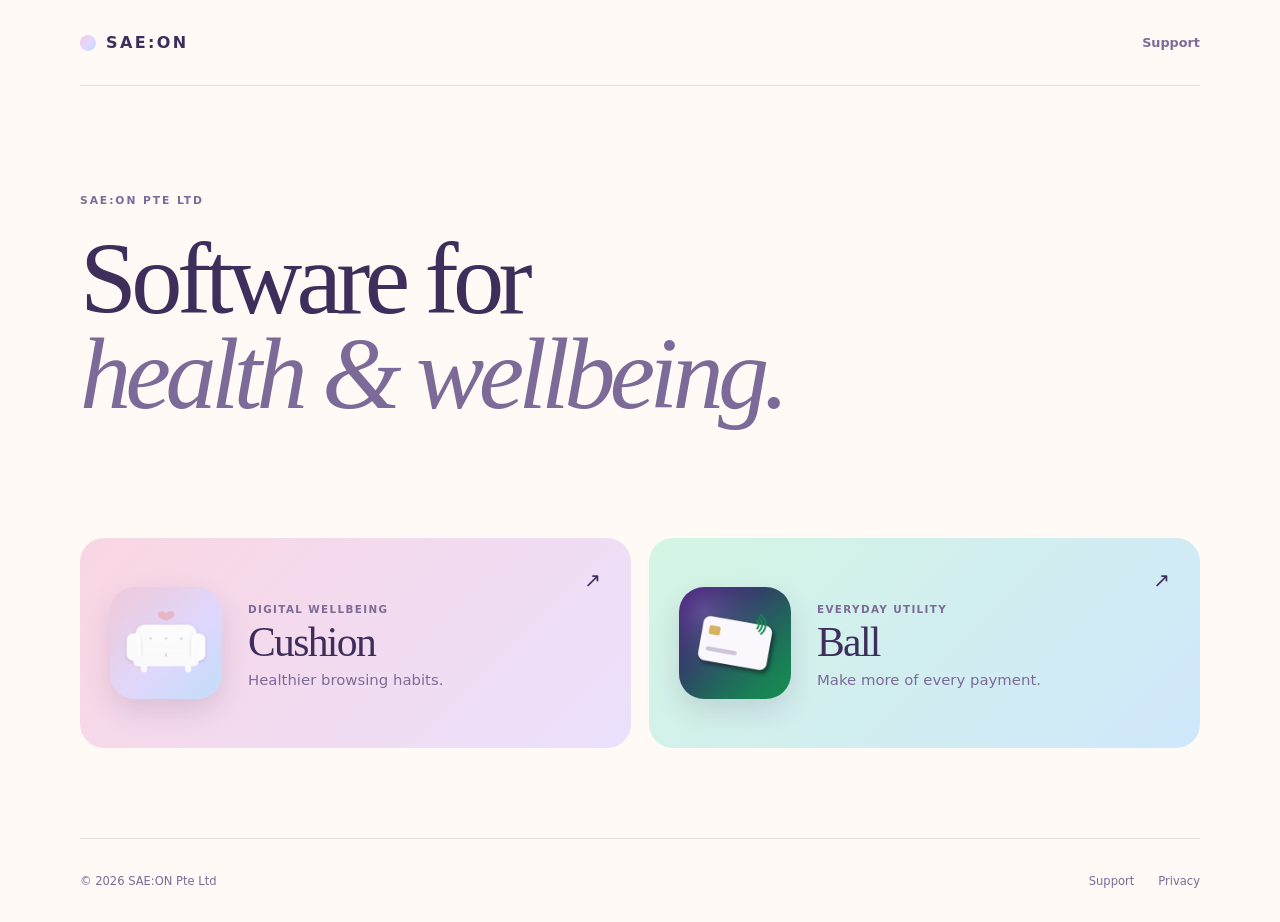
<file: index.html>
<!doctype html>
<html lang="en">
<head>
  <meta charset="utf-8">
  <meta name="viewport" content="width=device-width, initial-scale=1">
  <meta name="description" content="SAE:ON Pte Ltd is a software development company focused on health and wellbeing.">
  <meta name="theme-color" content="#fffaf5">
  <title>SAE:ON</title>
  <link rel="icon" href="assets/mark.svg" type="image/svg+xml">
  <link rel="stylesheet" href="assets/styles.css">
</head>
<body class="holding-page">
  <a class="skip-link" href="#main">Skip to content</a>
  <header class="site-header">
    <a class="wordmark" href="index.html" aria-label="SAE:ON home"><span class="wordmark-dot"></span>SAE:ON</a>
    <a class="header-link" href="support.html">Support</a>
  </header>
  <main id="main" class="holding-main shell">
    <section class="holding-intro">
      <p class="eyebrow">SAE:ON PTE LTD</p>
      <h1>Software for<br><em>health &amp; wellbeing.</em></h1>
    </section>
    <section class="holding-apps" aria-label="Our apps">
      <a class="minimal-app cushion" href="apps/cushion.html">
        <img src="assets/cushion-icon.png" alt="" width="112" height="112">
        <div><span>Digital wellbeing</span><h2>Cushion</h2><p>Healthier browsing habits.</p></div>
        <span class="app-arrow" aria-hidden="true">↗</span>
      </a>
      <a class="minimal-app ball" href="apps/ball.html">
        <img src="assets/ball-icon.png" alt="" width="112" height="112">
        <div><span>Everyday utility</span><h2>Ball</h2><p>Make more of every payment.</p></div>
        <span class="app-arrow" aria-hidden="true">↗</span>
      </a>
    </section>
  </main>
  <footer class="holding-footer shell">
    <p>© <span data-year></span> SAE:ON Pte Ltd</p>
    <nav aria-label="Footer"><a href="support.html">Support</a><a href="privacy.html">Privacy</a></nav>
  </footer>
  <script src="assets/site.js"></script>
</body>
</html>
</file>
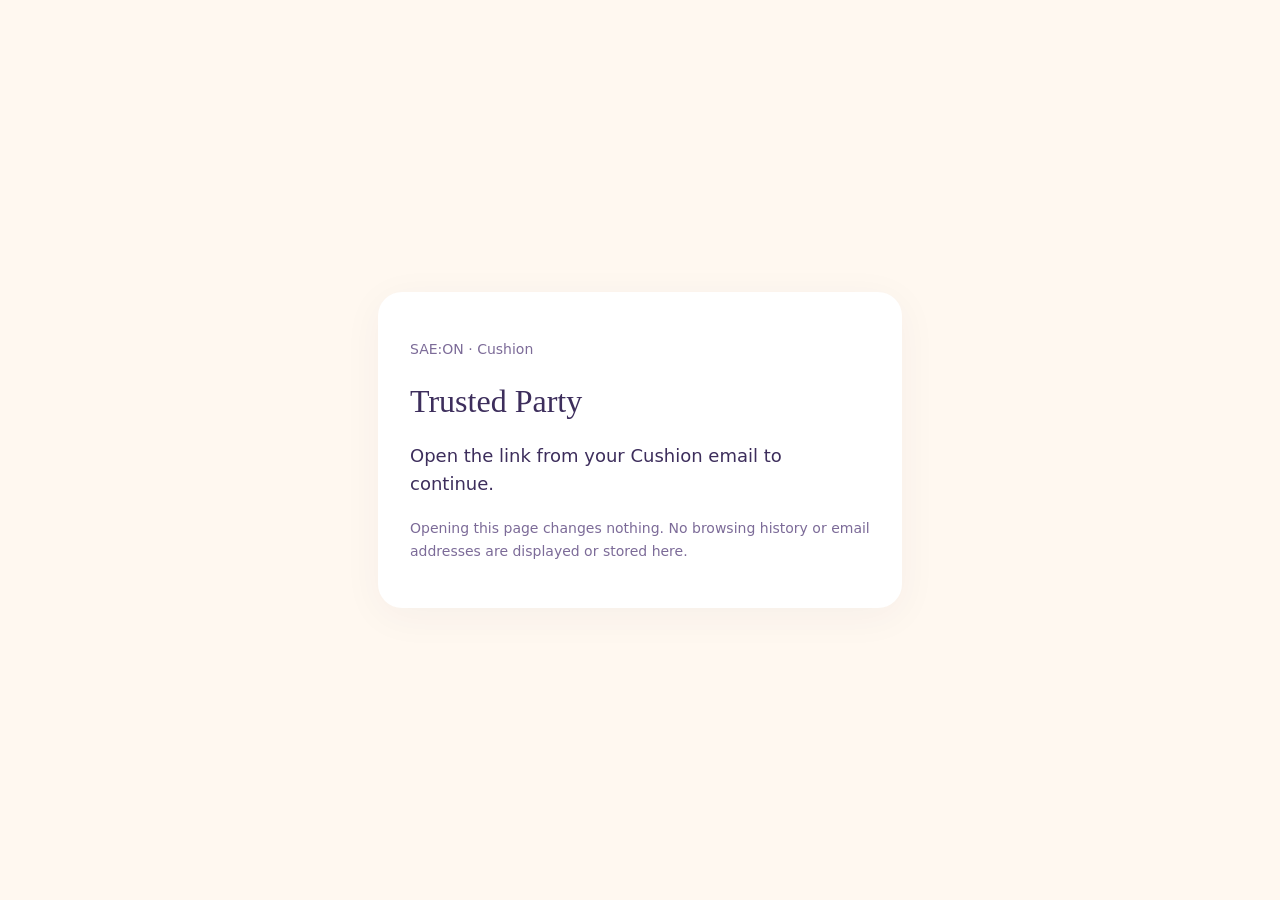
<file: consent/index.html>
<!doctype html>
<html lang="en">
<head>
  <meta charset="utf-8">
  <meta name="viewport" content="width=device-width,initial-scale=1">
  <meta name="referrer" content="no-referrer">
  <meta http-equiv="Content-Security-Policy" content="default-src 'none'; script-src 'unsafe-inline'; style-src 'unsafe-inline'; connect-src https://hnorhxknuagtshmsbjdx.supabase.co; base-uri 'none'; form-action 'none'">
  <title>Cushion · Trusted Party</title>
  <style>
    body{margin:0;background:#fff8f0;color:#3d2e5c;font:18px/1.6 system-ui,sans-serif;display:grid;place-items:center;min-height:100svh}
    main{background:white;margin:24px;padding:32px;border-radius:24px;max-width:460px;box-shadow:0 8px 40px #3d2e5c0c}
    h1{font:500 32px/1.2 Georgia,serif}button{font:inherit;font-weight:700;border:0;border-radius:24px;padding:12px 24px;background:#f8c8dc;color:#3d2e5c;cursor:pointer}
    button:focus-visible{outline:3px solid #3d2e5c;outline-offset:4px}button:disabled{opacity:.6;cursor:wait}.quiet{font-size:14px;color:#7c6b98}
  </style>
</head>
<body><main>
  <p class="quiet">SAE:ON · Cushion</p><h1 id="title">Trusted Party</h1>
  <p id="description">Open the link from your Cushion email to continue.</p>
  <button id="submit" hidden></button>
  <p id="status" role="status" aria-live="polite"></p>
  <p class="quiet">Opening this page changes nothing. No browsing history or email addresses are displayed or stored here.</p>
  <noscript>Please enable JavaScript to use the confirmation button.</noscript>
</main>
<script>
const params=new URLSearchParams(location.hash.slice(1));
const action=params.has('confirm')?'confirm':'unsubscribe';
const token=params.get(action);
history.replaceState(null,'',location.pathname);
const button=document.getElementById('submit'),status=document.getElementById('status');
if(token&&/^[0-9a-f-]{36}$/i.test(token)){
 document.getElementById('title').textContent=action==='confirm'?'Be their Trusted Party?':'Stop Cushion emails?';
 document.getElementById('description').textContent=action==='confirm'?'Confirm that you agree to receive browsing reports and accountability alerts from the person who invited you. Reports can be delayed until their phone is active.':'This stops reports and alerts for this relationship. The person who invited you will see that you opted out when Cushion next refreshes.';
 button.textContent=action==='confirm'?'Confirm':'Stop emails';button.hidden=false;
 button.addEventListener('click',async()=>{
  button.disabled=true;status.textContent='Saving your choice…';
  try{
   const response=await fetch('https://hnorhxknuagtshmsbjdx.supabase.co/functions/v1/send-spotcheck',{method:'POST',headers:{'Content-Type':'application/json'},body:JSON.stringify({consentAction:action,actionToken:token})});
   if(!response.ok)throw new Error('Your choice could not be saved. Please try again.');
   status.textContent=await response.text();button.hidden=true;
  }catch(error){status.textContent=error.message;button.disabled=false;}
 });
}
</script></body></html>
</file>
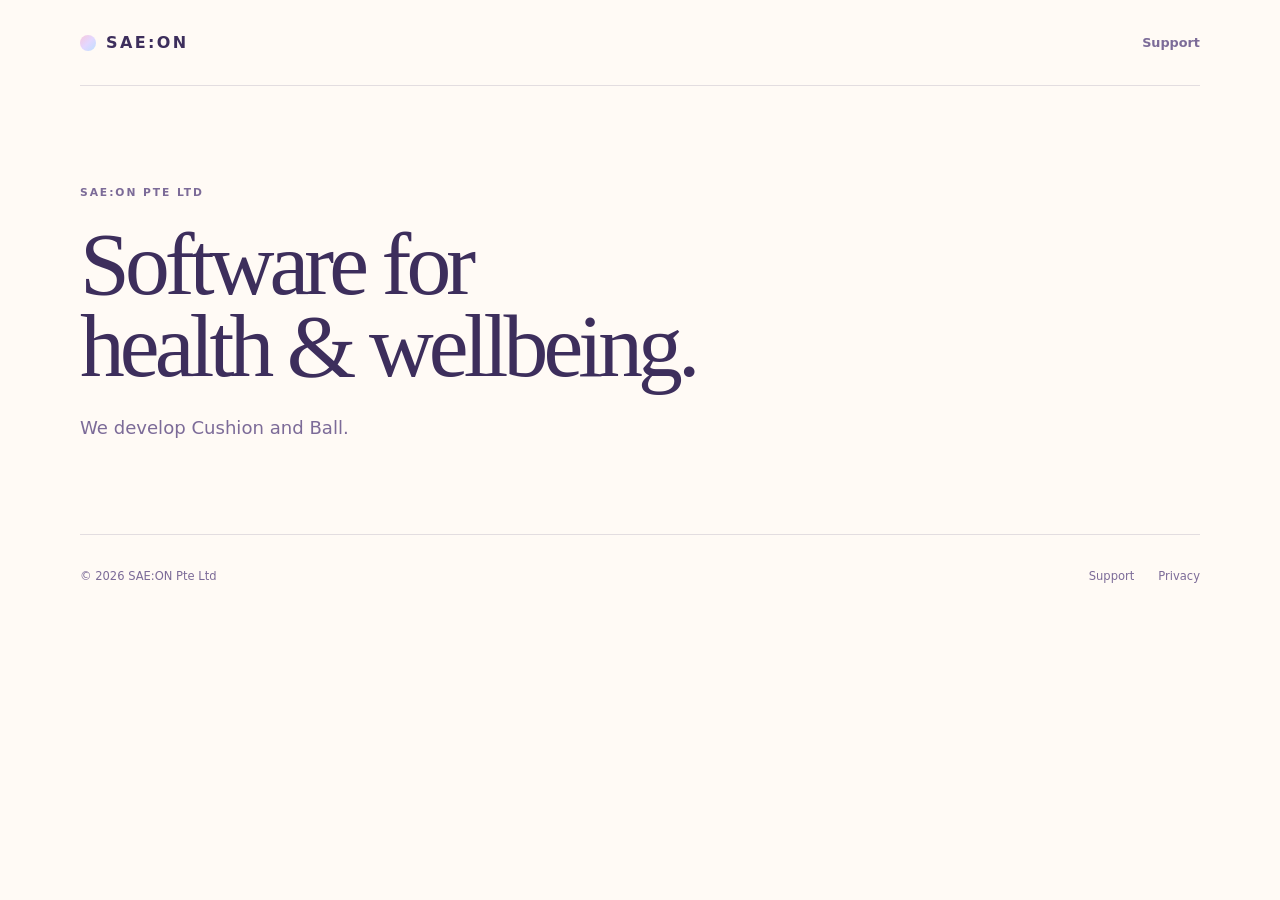
<file: about.html>
<!doctype html><html lang="en"><head><meta charset="utf-8"><meta name="viewport" content="width=device-width,initial-scale=1"><meta name="description" content="SAE:ON Pte Ltd is a software development company focused on health and wellbeing."><title>Company — SAE:ON</title><link rel="icon" href="assets/mark.svg" type="image/svg+xml"><link rel="stylesheet" href="assets/styles.css"></head><body>
<a class="skip-link" href="#main">Skip to content</a><header class="site-header"><a class="wordmark" href="index.html"><span class="wordmark-dot"></span>SAE:ON</a><a class="header-link" href="support.html">Support</a></header>
<main id="main"><section class="page-hero shell"><p class="section-number">SAE:ON PTE LTD</p><h1>Software for<br>health &amp; wellbeing.</h1><p>We develop Cushion and Ball.</p></section></main>
<footer class="holding-footer shell"><p>© <span data-year></span> SAE:ON Pte Ltd</p><nav><a href="support.html">Support</a><a href="privacy.html">Privacy</a></nav></footer><script src="assets/site.js"></script></body></html>
</file>
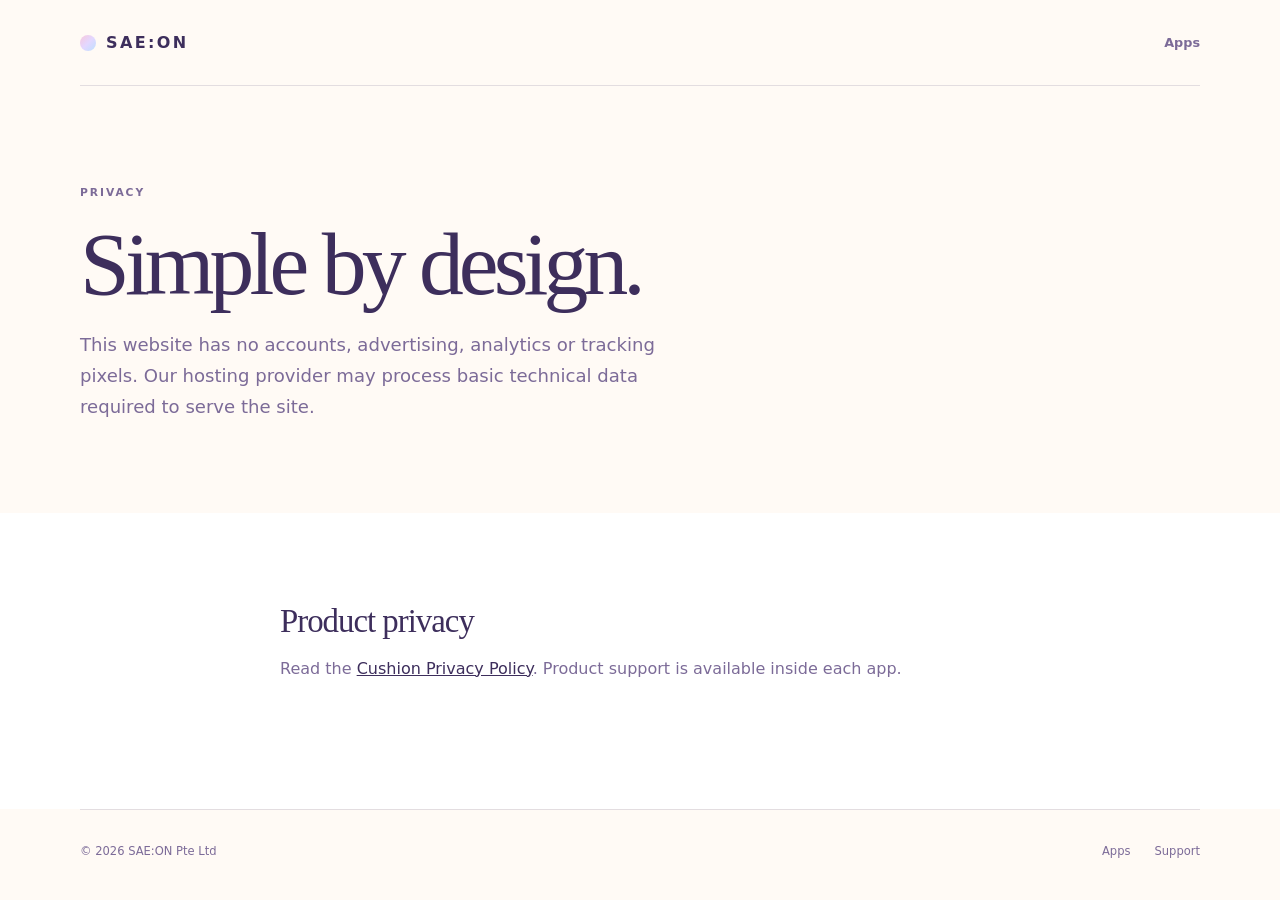
<file: privacy.html>
<!doctype html><html lang="en"><head><meta charset="utf-8"><meta name="viewport" content="width=device-width,initial-scale=1"><meta name="description" content="Website privacy information for SAE:ON Pte Ltd."><title>Privacy — SAE:ON</title><link rel="icon" href="assets/mark.svg" type="image/svg+xml"><link rel="stylesheet" href="assets/styles.css"></head><body>
<a class="skip-link" href="#main">Skip to content</a><header class="site-header"><a class="wordmark" href="index.html"><span class="wordmark-dot"></span>SAE:ON</a><a class="header-link" href="index.html">Apps</a></header>
<main id="main"><section class="page-hero shell"><p class="section-number">PRIVACY</p><h1>Simple by design.</h1><p>This website has no accounts, advertising, analytics or tracking pixels. Our hosting provider may process basic technical data required to serve the site.</p></section><section class="content-band"><div class="shell prose"><h2>Product privacy</h2><p>Read the <a href="apps/cushion-privacy.html">Cushion Privacy Policy</a>. Product support is available inside each app.</p></div></section></main>
<footer class="holding-footer shell"><p>© <span data-year></span> SAE:ON Pte Ltd</p><nav><a href="index.html">Apps</a><a href="support.html">Support</a></nav></footer><script src="assets/site.js"></script></body></html>
</file>
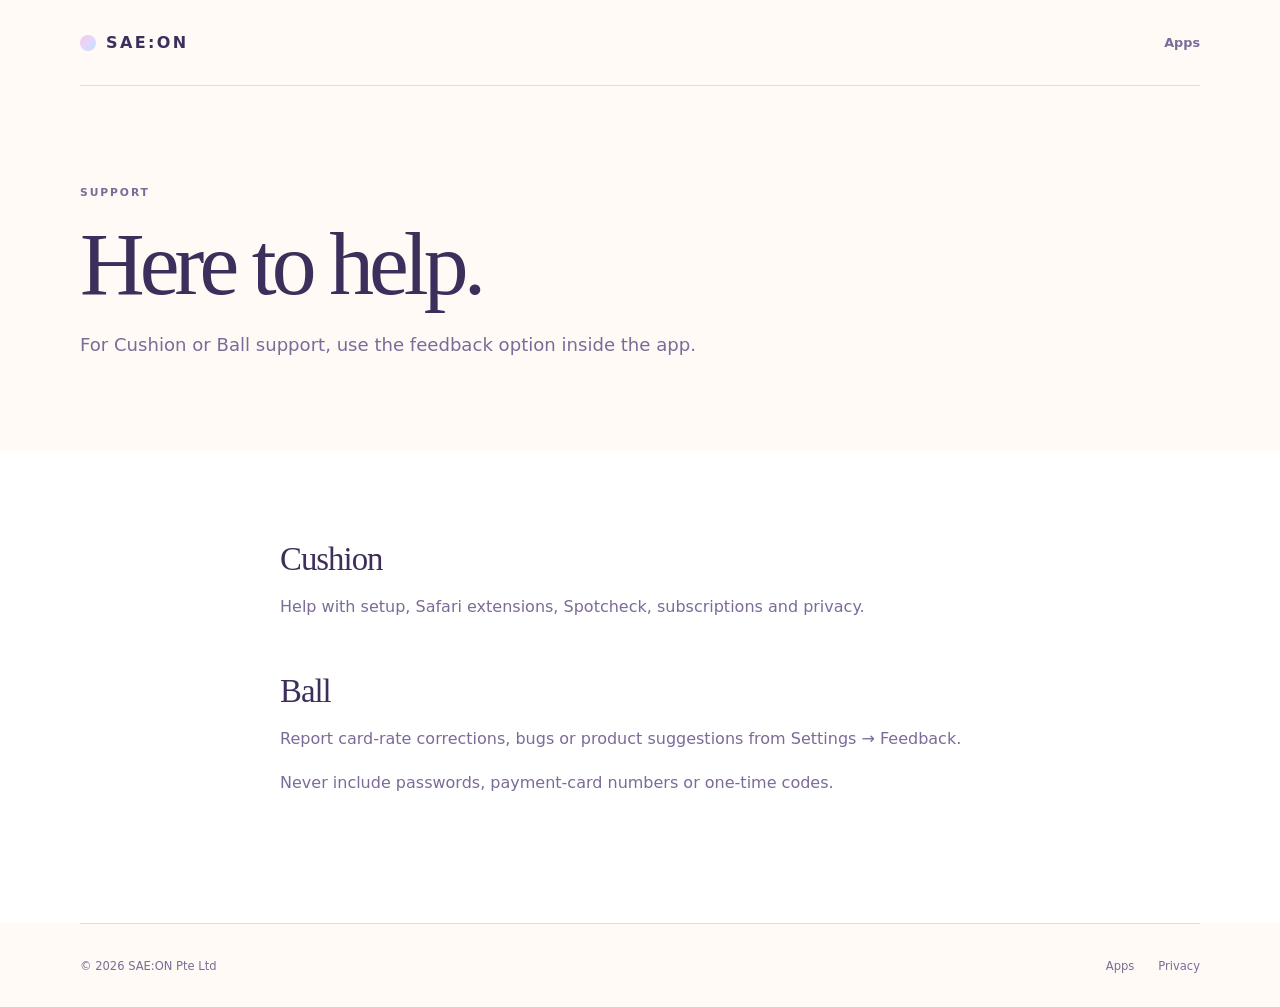
<file: support.html>
<!doctype html><html lang="en"><head><meta charset="utf-8"><meta name="viewport" content="width=device-width,initial-scale=1"><meta name="description" content="Support for Cushion and Ball."><title>Support — SAE:ON</title><link rel="icon" href="assets/mark.svg" type="image/svg+xml"><link rel="stylesheet" href="assets/styles.css"></head><body>
<a class="skip-link" href="#main">Skip to content</a><header class="site-header"><a class="wordmark" href="index.html"><span class="wordmark-dot"></span>SAE:ON</a><a class="header-link" href="index.html">Apps</a></header>
<main id="main"><section class="page-hero shell"><p class="section-number">SUPPORT</p><h1>Here to help.</h1><p>For Cushion or Ball support, use the feedback option inside the app.</p></section><section class="content-band"><div class="shell prose"><h2>Cushion</h2><p>Help with setup, Safari extensions, Spotcheck, subscriptions and privacy.</p><h2>Ball</h2><p>Report card-rate corrections, bugs or product suggestions from Settings → Feedback.</p><p>Never include passwords, payment-card numbers or one-time codes.</p></div></section></main>
<footer class="holding-footer shell"><p>© <span data-year></span> SAE:ON Pte Ltd</p><nav><a href="index.html">Apps</a><a href="privacy.html">Privacy</a></nav></footer><script src="assets/site.js"></script></body></html>
</file>
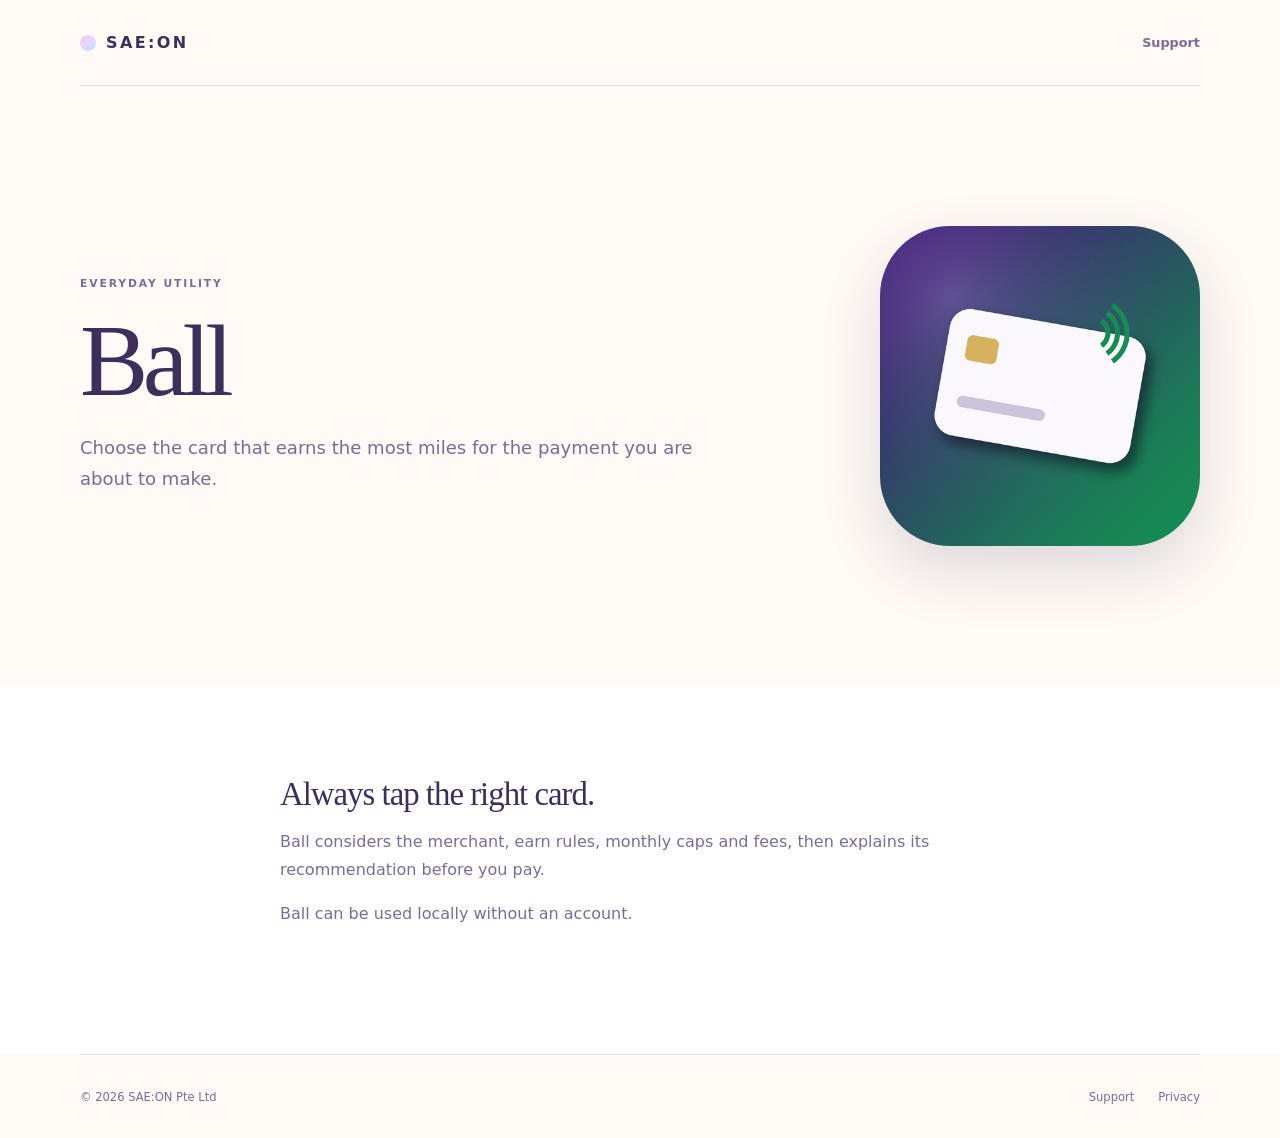
<file: apps/ball.html>
<!doctype html><html lang="en"><head><meta charset="utf-8"><meta name="viewport" content="width=device-width,initial-scale=1"><meta name="description" content="Ball helps you choose the right rewards card for a payment."><title>Ball — SAE:ON</title><link rel="icon" href="../assets/mark.svg" type="image/svg+xml"><link rel="stylesheet" href="../assets/styles.css"></head><body>
<a class="skip-link" href="#main">Skip to content</a><header class="site-header"><a class="wordmark" href="../index.html"><span class="wordmark-dot"></span>SAE:ON</a><a class="header-link" href="../support.html">Support</a></header>
<main id="main"><section class="app-hero shell"><div><p class="section-number">EVERYDAY UTILITY</p><h1>Ball</h1><p class="app-hero-copy">Choose the card that earns the most miles for the payment you are about to make.</p></div><img src="../assets/ball-icon.png" alt="Ball app icon" width="320" height="320"></section><section class="content-band"><div class="shell prose"><h2>Always tap the right card.</h2><p>Ball considers the merchant, earn rules, monthly caps and fees, then explains its recommendation before you pay.</p><p>Ball can be used locally without an account.</p></div></section></main>
<footer class="holding-footer shell"><p>© <span data-year></span> SAE:ON Pte Ltd</p><nav><a href="../support.html">Support</a><a href="../privacy.html">Privacy</a></nav></footer><script src="../assets/site.js"></script></body></html>
</file>
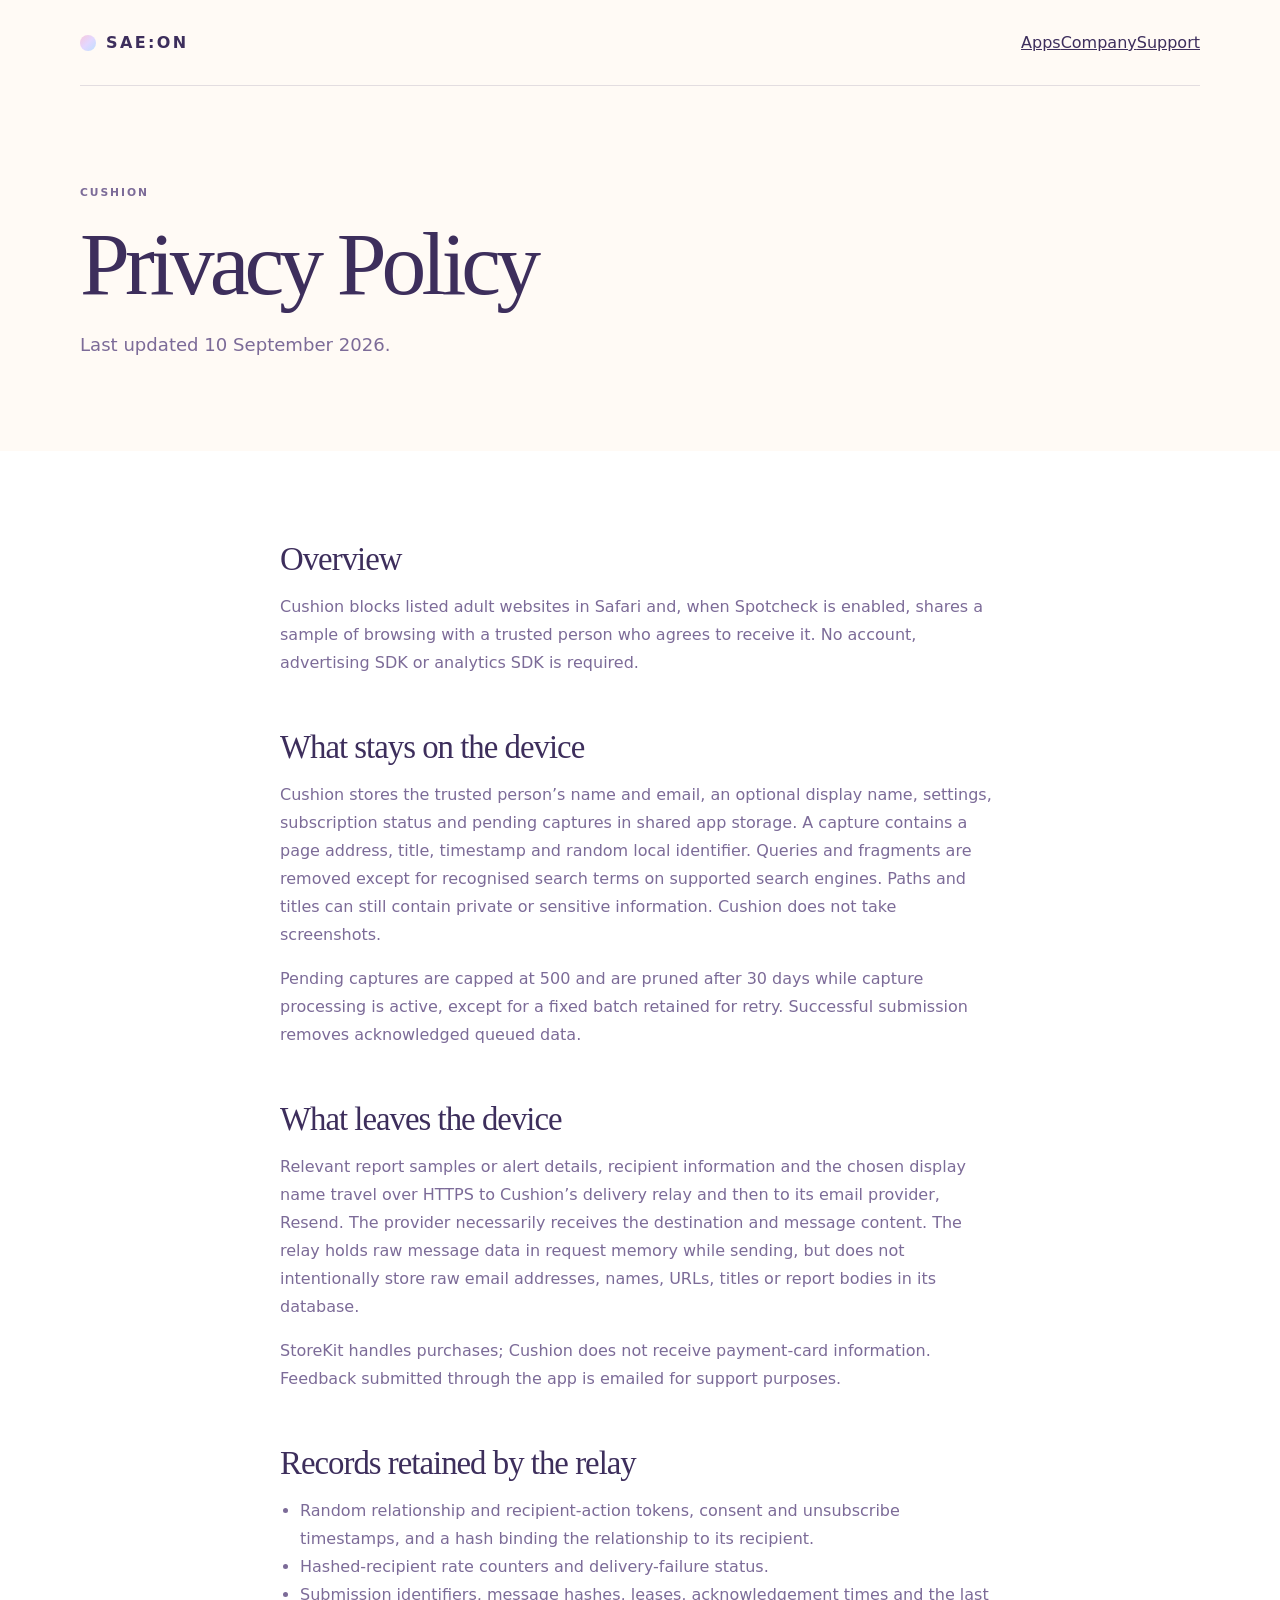
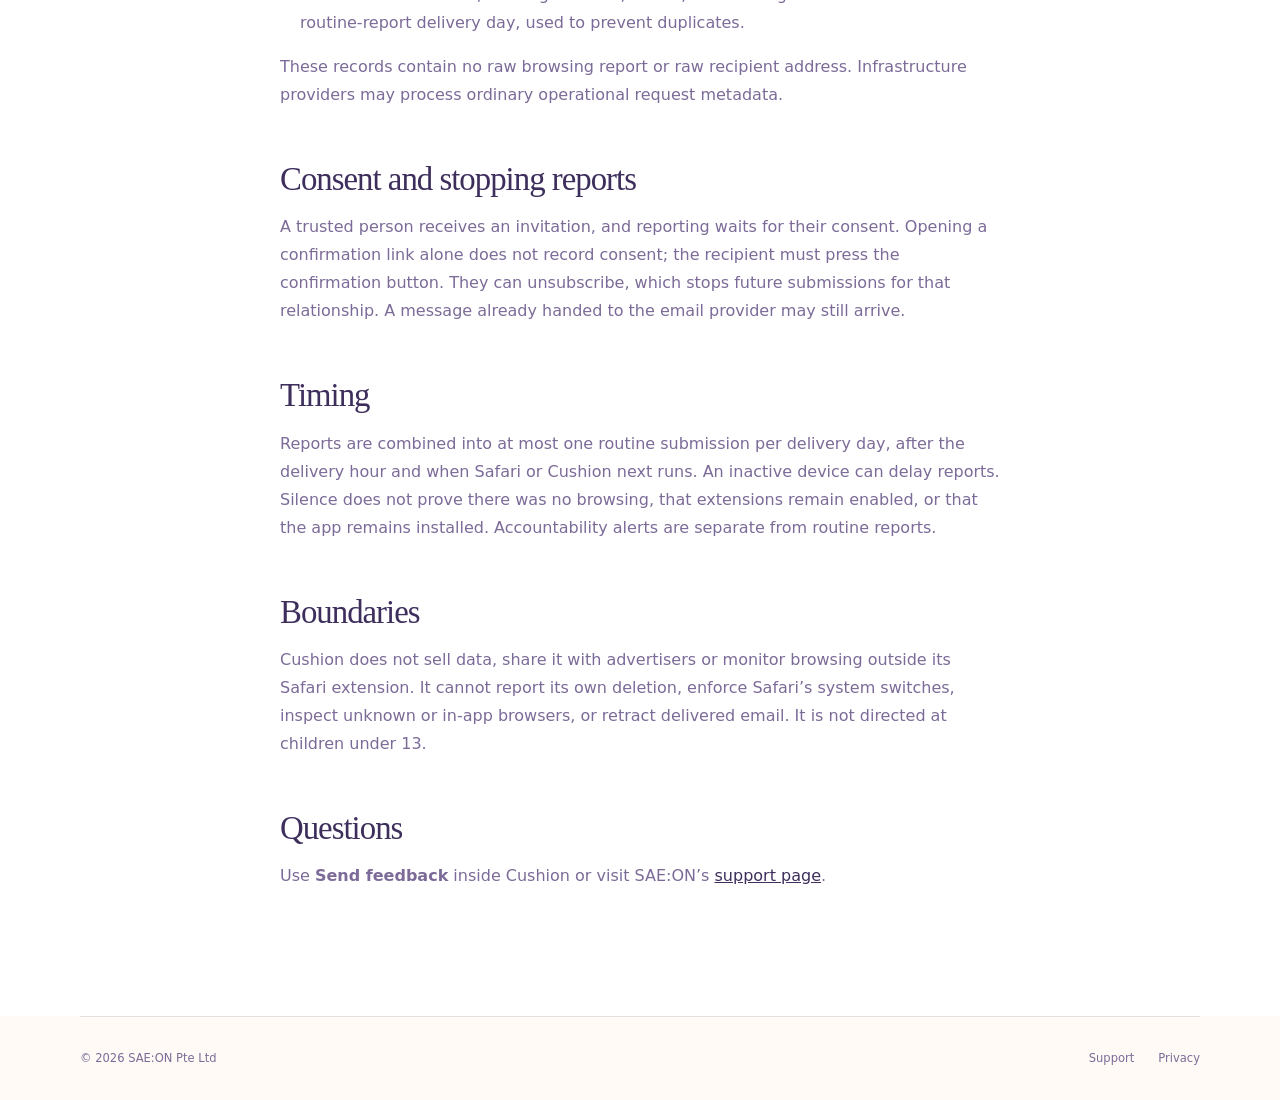
<file: apps/cushion-privacy.html>
<!doctype html><html lang="en"><head><meta charset="utf-8"><meta name="viewport" content="width=device-width,initial-scale=1"><meta name="description" content="Privacy Policy for the Cushion app by SAE:ON Pte Ltd."><title>Cushion Privacy Policy — SAE:ON</title><link rel="icon" href="../assets/mark.svg" type="image/svg+xml"><link rel="stylesheet" href="../assets/styles.css"></head><body>
<a class="skip-link" href="#main">Skip to content</a><header class="site-header"><a class="wordmark" href="../index.html"><span class="wordmark-dot"></span>SAE:ON</a><nav><a href="../index.html#apps">Apps</a><a href="../about.html">Company</a><a href="../support.html">Support</a></nav></header>
<main id="main"><section class="page-hero shell"><p class="section-number">CUSHION</p><h1>Privacy Policy</h1><p>Last updated 10 September 2026.</p></section><section class="content-band"><div class="shell prose"><h2>Overview</h2><p>Cushion blocks listed adult websites in Safari and, when Spotcheck is enabled, shares a sample of browsing with a trusted person who agrees to receive it. No account, advertising SDK or analytics SDK is required.</p><h2>What stays on the device</h2><p>Cushion stores the trusted person’s name and email, an optional display name, settings, subscription status and pending captures in shared app storage. A capture contains a page address, title, timestamp and random local identifier. Queries and fragments are removed except for recognised search terms on supported search engines. Paths and titles can still contain private or sensitive information. Cushion does not take screenshots.</p><p>Pending captures are capped at 500 and are pruned after 30 days while capture processing is active, except for a fixed batch retained for retry. Successful submission removes acknowledged queued data.</p><h2>What leaves the device</h2><p>Relevant report samples or alert details, recipient information and the chosen display name travel over HTTPS to Cushion’s delivery relay and then to its email provider, Resend. The provider necessarily receives the destination and message content. The relay holds raw message data in request memory while sending, but does not intentionally store raw email addresses, names, URLs, titles or report bodies in its database.</p><p>StoreKit handles purchases; Cushion does not receive payment-card information. Feedback submitted through the app is emailed for support purposes.</p><h2>Records retained by the relay</h2><ul><li>Random relationship and recipient-action tokens, consent and unsubscribe timestamps, and a hash binding the relationship to its recipient.</li><li>Hashed-recipient rate counters and delivery-failure status.</li><li>Submission identifiers, message hashes, leases, acknowledgement times and the last routine-report delivery day, used to prevent duplicates.</li></ul><p>These records contain no raw browsing report or raw recipient address. Infrastructure providers may process ordinary operational request metadata.</p><h2>Consent and stopping reports</h2><p>A trusted person receives an invitation, and reporting waits for their consent. Opening a confirmation link alone does not record consent; the recipient must press the confirmation button. They can unsubscribe, which stops future submissions for that relationship. A message already handed to the email provider may still arrive.</p><h2>Timing</h2><p>Reports are combined into at most one routine submission per delivery day, after the delivery hour and when Safari or Cushion next runs. An inactive device can delay reports. Silence does not prove there was no browsing, that extensions remain enabled, or that the app remains installed. Accountability alerts are separate from routine reports.</p><h2>Boundaries</h2><p>Cushion does not sell data, share it with advertisers or monitor browsing outside its Safari extension. It cannot report its own deletion, enforce Safari’s system switches, inspect unknown or in-app browsers, or retract delivered email. It is not directed at children under 13.</p><h2>Questions</h2><p>Use <strong>Send feedback</strong> inside Cushion or visit SAE:ON’s <a href="../support.html">support page</a>.</p></div></section></main>
<footer class="holding-footer shell"><p>© <span data-year></span> SAE:ON Pte Ltd</p><nav><a href="../support.html">Support</a><a href="../privacy.html">Privacy</a></nav></footer><script src="../assets/site.js"></script></body></html>
</file>
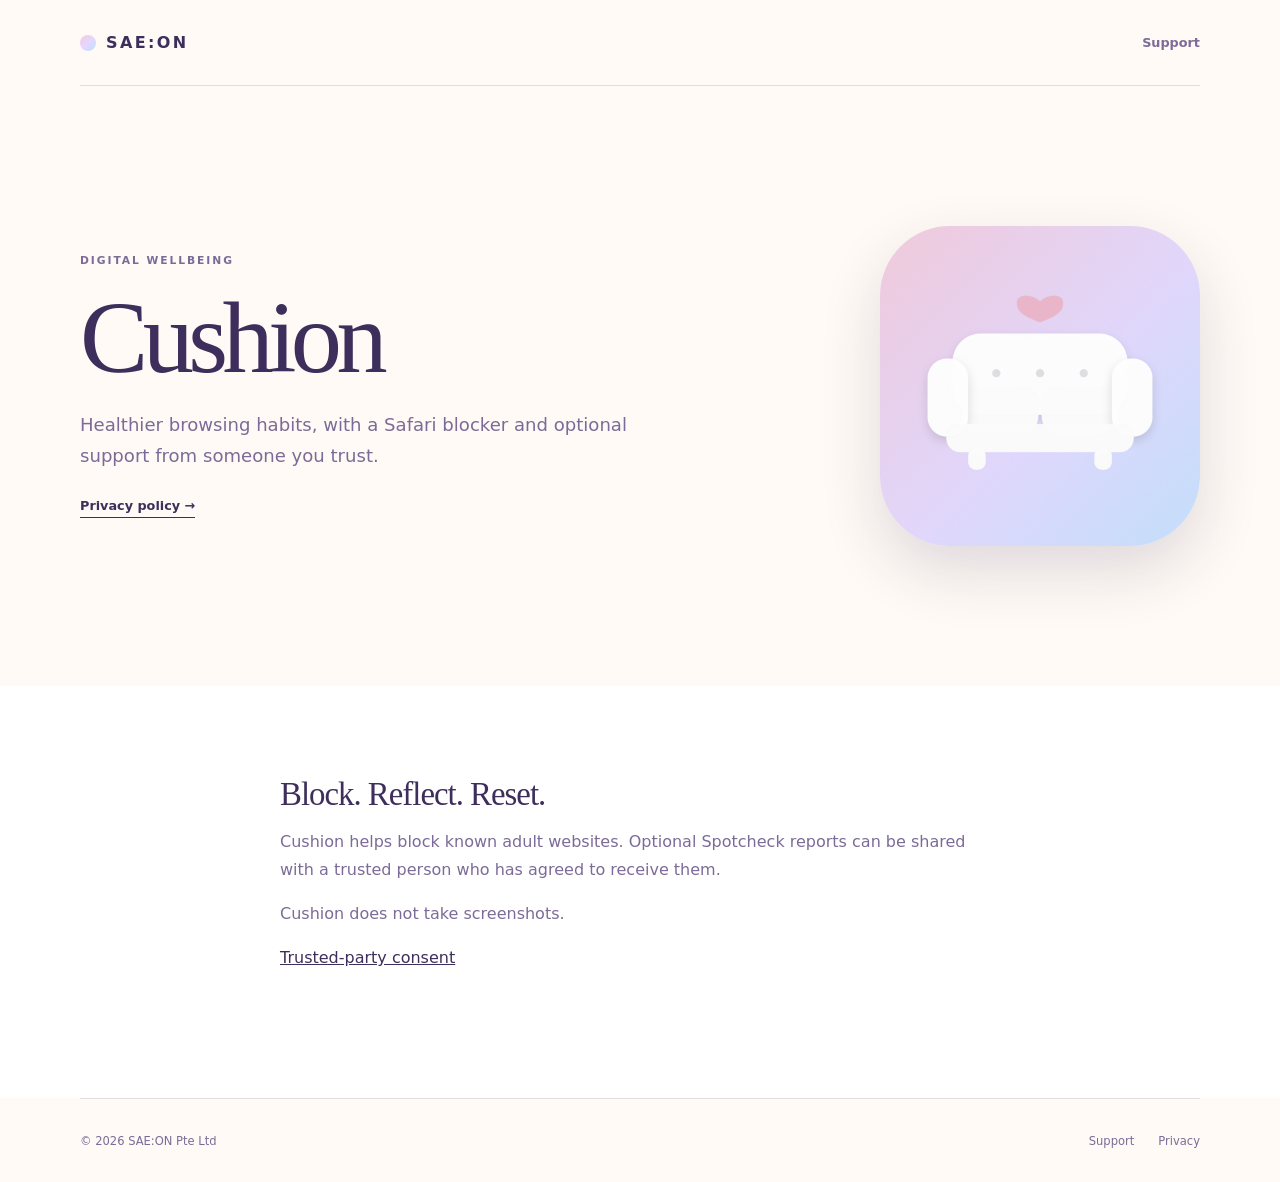
<file: apps/cushion.html>
<!doctype html><html lang="en"><head><meta charset="utf-8"><meta name="viewport" content="width=device-width,initial-scale=1"><meta name="description" content="Cushion supports healthier browsing habits."><title>Cushion — SAE:ON</title><link rel="icon" href="../assets/mark.svg" type="image/svg+xml"><link rel="stylesheet" href="../assets/styles.css"></head><body>
<a class="skip-link" href="#main">Skip to content</a><header class="site-header"><a class="wordmark" href="../index.html"><span class="wordmark-dot"></span>SAE:ON</a><a class="header-link" href="../support.html">Support</a></header>
<main id="main"><section class="app-hero shell"><div><p class="section-number">DIGITAL WELLBEING</p><h1>Cushion</h1><p class="app-hero-copy">Healthier browsing habits, with a Safari blocker and optional support from someone you trust.</p><a class="button" href="cushion-privacy.html">Privacy policy →</a></div><img src="../assets/cushion-icon.png" alt="Cushion app icon" width="320" height="320"></section><section class="content-band"><div class="shell prose"><h2>Block. Reflect. Reset.</h2><p>Cushion helps block known adult websites. Optional Spotcheck reports can be shared with a trusted person who has agreed to receive them.</p><p>Cushion does not take screenshots.</p><p><a href="../consent/">Trusted-party consent</a></p></div></section></main>
<footer class="holding-footer shell"><p>© <span data-year></span> SAE:ON Pte Ltd</p><nav><a href="../support.html">Support</a><a href="cushion-privacy.html">Privacy</a></nav></footer><script src="../assets/site.js"></script></body></html>
</file>
<file: assets/styles.css>
:root{--cream:#fffaf5;--paper:#fff;--blush:#f8c8dc;--blue:#bde0fe;--mint:#c8f4de;--lavender:#e3d7ff;--ink:#3d2e5c;--muted:#7c6b98;--line:rgba(61,46,92,.14);--max:1120px;--serif:Georgia,'Times New Roman',serif}
*{box-sizing:border-box}html{scroll-behavior:smooth}body{margin:0;background:var(--cream);color:var(--ink);font-family:Inter,ui-sans-serif,system-ui,-apple-system,sans-serif;-webkit-font-smoothing:antialiased}a{color:inherit}img{display:block;max-width:100%}.shell{width:min(calc(100% - 48px),var(--max));margin-inline:auto}.skip-link{position:fixed;top:8px;left:8px;z-index:20;padding:10px 14px;background:var(--ink);color:#fff;transform:translateY(-150%)}.skip-link:focus{transform:none}.site-header{width:min(calc(100% - 48px),var(--max));height:86px;margin:auto;display:flex;align-items:center;justify-content:space-between;border-bottom:1px solid var(--line)}.wordmark{display:inline-flex;align-items:center;gap:10px;font-size:1rem;font-weight:800;letter-spacing:.15em;text-decoration:none}.wordmark-dot{width:16px;height:16px;border-radius:50%;background:linear-gradient(135deg,var(--blush),var(--lavender),var(--blue))}.header-link{color:var(--muted);font-size:.8rem;font-weight:700;text-decoration:none}.header-link:hover{color:var(--ink)}
.holding-main{min-height:calc(100vh - 170px);padding:clamp(80px,12vh,140px) 0 90px}.holding-intro{max-width:900px}.eyebrow,.section-number{margin:0 0 24px;color:var(--muted);font-size:.67rem;font-weight:800;letter-spacing:.18em;text-transform:uppercase}.holding-intro h1{margin:0;font:500 clamp(3.7rem,8vw,7rem)/.93 var(--serif);letter-spacing:-.055em}.holding-intro em{color:var(--muted);font-weight:400}.holding-apps{display:grid;grid-template-columns:1fr 1fr;gap:18px;margin-top:clamp(80px,13vh,145px)}.minimal-app{min-height:210px;padding:30px;display:grid;grid-template-columns:112px 1fr auto;gap:26px;align-items:center;border-radius:24px;text-decoration:none;transition:transform .25s ease,box-shadow .25s ease}.minimal-app.cushion{background:linear-gradient(135deg,rgba(248,200,220,.72),rgba(227,215,255,.72))}.minimal-app.ball{background:linear-gradient(135deg,rgba(200,244,222,.78),rgba(189,224,254,.72))}.minimal-app:hover{transform:translateY(-4px);box-shadow:0 18px 45px rgba(61,46,92,.09)}.minimal-app img{width:112px;border-radius:25px;box-shadow:0 12px 28px rgba(61,46,92,.14)}.minimal-app span:not(.app-arrow){color:var(--muted);font-size:.65rem;font-weight:800;letter-spacing:.13em;text-transform:uppercase}.minimal-app h2{margin:5px 0 7px;font:500 2.6rem/1 var(--serif);letter-spacing:-.04em}.minimal-app p{margin:0;color:var(--muted);font-size:.93rem}.app-arrow{align-self:start;font-size:1.25rem}.holding-footer{min-height:84px;display:flex;align-items:center;justify-content:space-between;border-top:1px solid var(--line);color:var(--muted);font-size:.72rem}.holding-footer nav{display:flex;gap:24px}.holding-footer a{text-decoration:none}
.app-hero{min-height:600px;padding:90px 0;display:grid;grid-template-columns:1.3fr .7fr;align-items:center;gap:80px}.app-hero h1,.page-hero h1{margin:0;font:500 clamp(4rem,8vw,7rem)/.92 var(--serif);letter-spacing:-.055em}.app-hero-copy,.page-hero>p:last-child{max-width:620px;margin:25px 0 0;color:var(--muted);font-size:1.13rem;line-height:1.7}.app-hero img{width:min(100%,320px);justify-self:end;border-radius:70px;box-shadow:0 25px 60px rgba(61,46,92,.16)}.button{display:inline-block;margin-top:26px;padding-bottom:4px;border-bottom:1px solid var(--ink);font-size:.8rem;font-weight:750;text-decoration:none}.content-band{padding:90px 0 110px;background:var(--paper)}.prose{max-width:720px}.prose h2{margin:52px 0 14px;font:500 2.05rem/1.1 var(--serif);letter-spacing:-.03em}.prose h2:first-child{margin-top:0}.prose h3{font:500 1.35rem var(--serif)}.prose p,.prose li{color:var(--muted);line-height:1.75}.prose a{color:var(--ink)}.prose ul{padding-left:20px}.feature-list{display:grid;grid-template-columns:1fr 1fr;gap:12px;margin:34px 0}.feature{padding:24px;border:1px solid var(--line);border-radius:17px}.feature h3{margin:0 0 8px}.feature p{margin:0;font-size:.9rem}.notice{margin-top:28px;padding:18px 20px;border-left:2px solid var(--blush);background:var(--cream)}.notice p{margin-bottom:0}.page-hero{padding:100px 0 90px}.page-hero h1{font-size:clamp(3.6rem,7vw,6rem)}.facts{display:grid;gap:10px}.fact{padding:18px 0;border-bottom:1px solid var(--line)}.fact strong{display:block;margin-top:5px;font:500 1.2rem var(--serif)}.site-footer{padding:55px 0 28px;background:var(--ink);color:#fff}.footer-main,.footer-bottom{width:min(calc(100% - 48px),var(--max));margin-inline:auto;display:flex;justify-content:space-between;align-items:center}.footer-main{padding-bottom:50px}.footer-main p,.footer-bottom p{color:rgba(255,255,255,.55);font-size:.75rem}.footer-bottom{padding-top:24px;border-top:1px solid rgba(255,255,255,.15)}.footer-bottom nav{display:flex;gap:22px}.footer-bottom a{font-size:.75rem;text-decoration:none}
@media(max-width:800px){.holding-apps,.app-hero{grid-template-columns:1fr}.holding-main{padding-top:75px}.holding-apps{margin-top:75px}.app-hero{gap:42px}.app-hero img{width:220px;justify-self:start;grid-row:1;border-radius:48px}}@media(max-width:560px){.shell,.site-header,.footer-main,.footer-bottom{width:calc(100% - 30px)}.site-header{height:72px}.holding-main{padding-bottom:60px}.holding-intro h1{font-size:3.45rem}.minimal-app{min-height:156px;padding:20px;grid-template-columns:76px 1fr auto;gap:16px}.minimal-app img{width:76px;border-radius:18px}.minimal-app h2{font-size:2rem}.minimal-app p{display:none}.holding-footer,.footer-main,.footer-bottom{align-items:flex-start;flex-direction:column;justify-content:center;gap:12px}.feature-list{grid-template-columns:1fr}}
</file>
